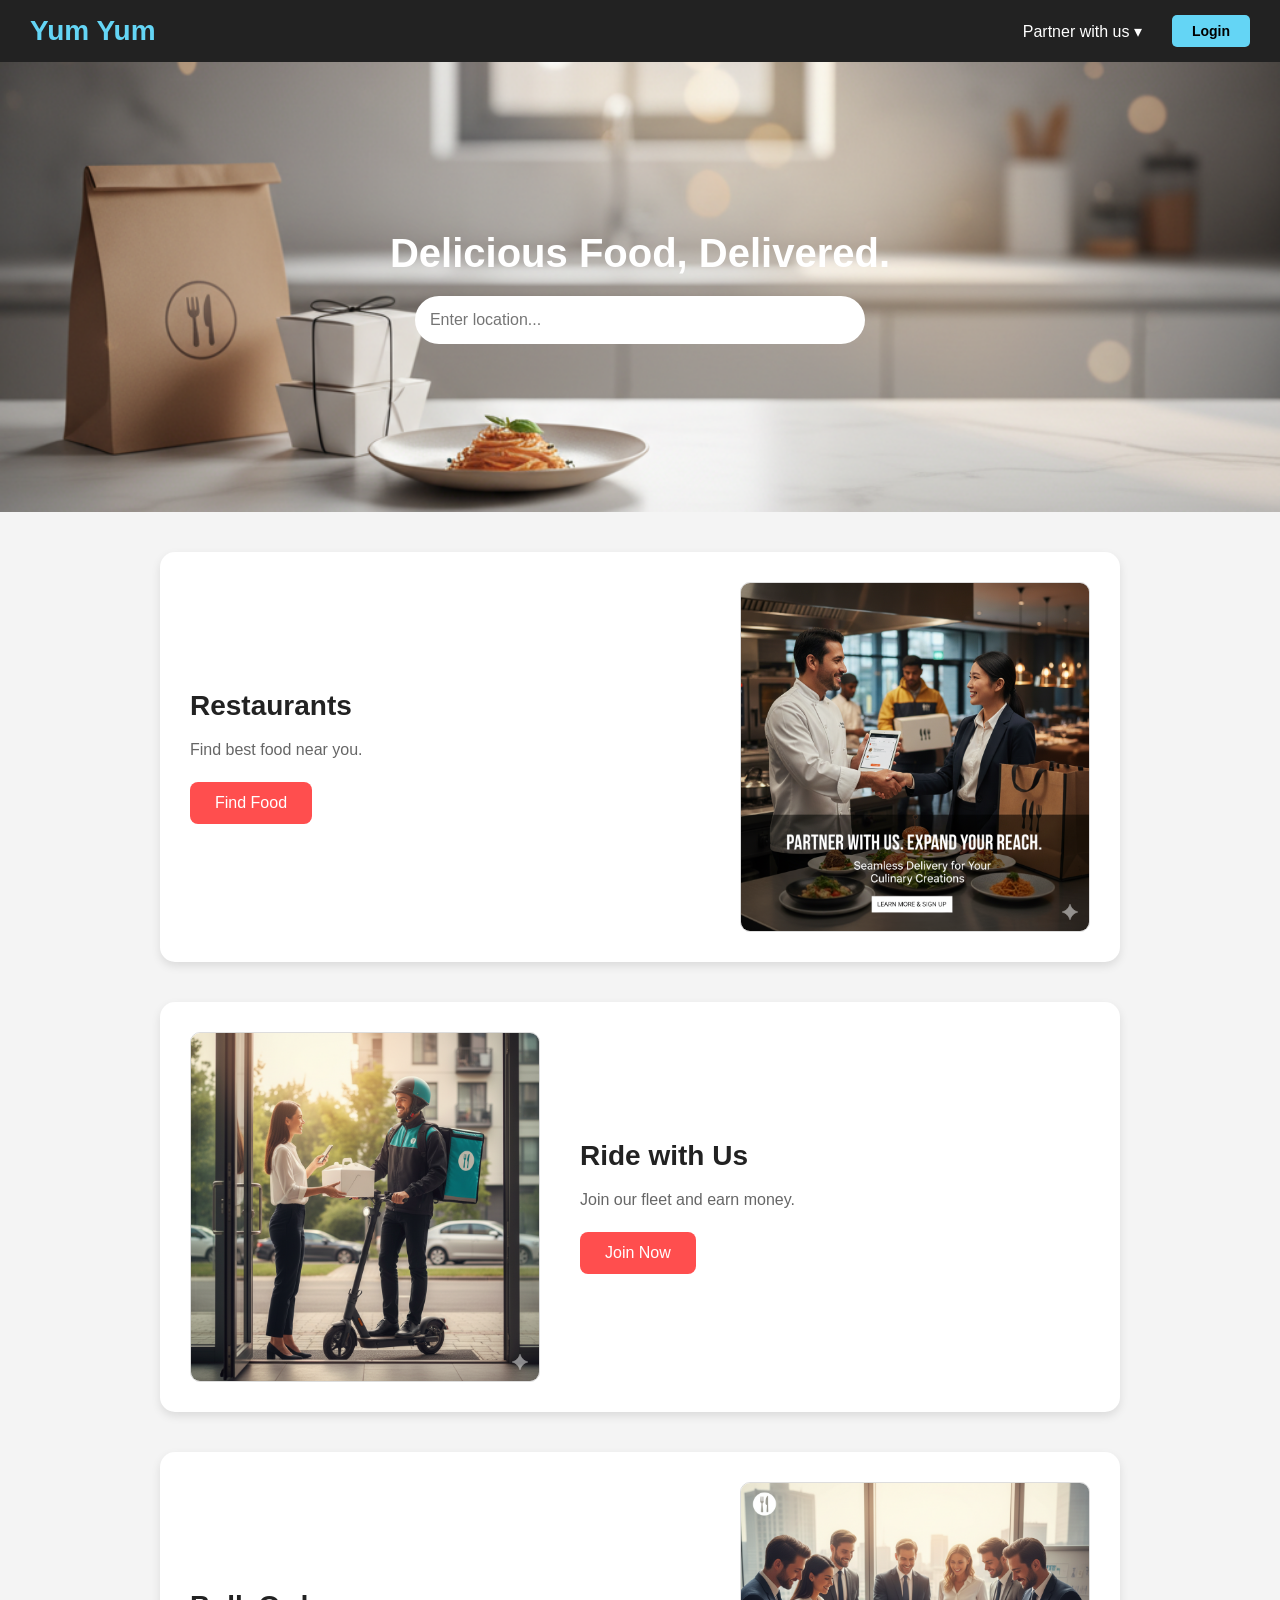
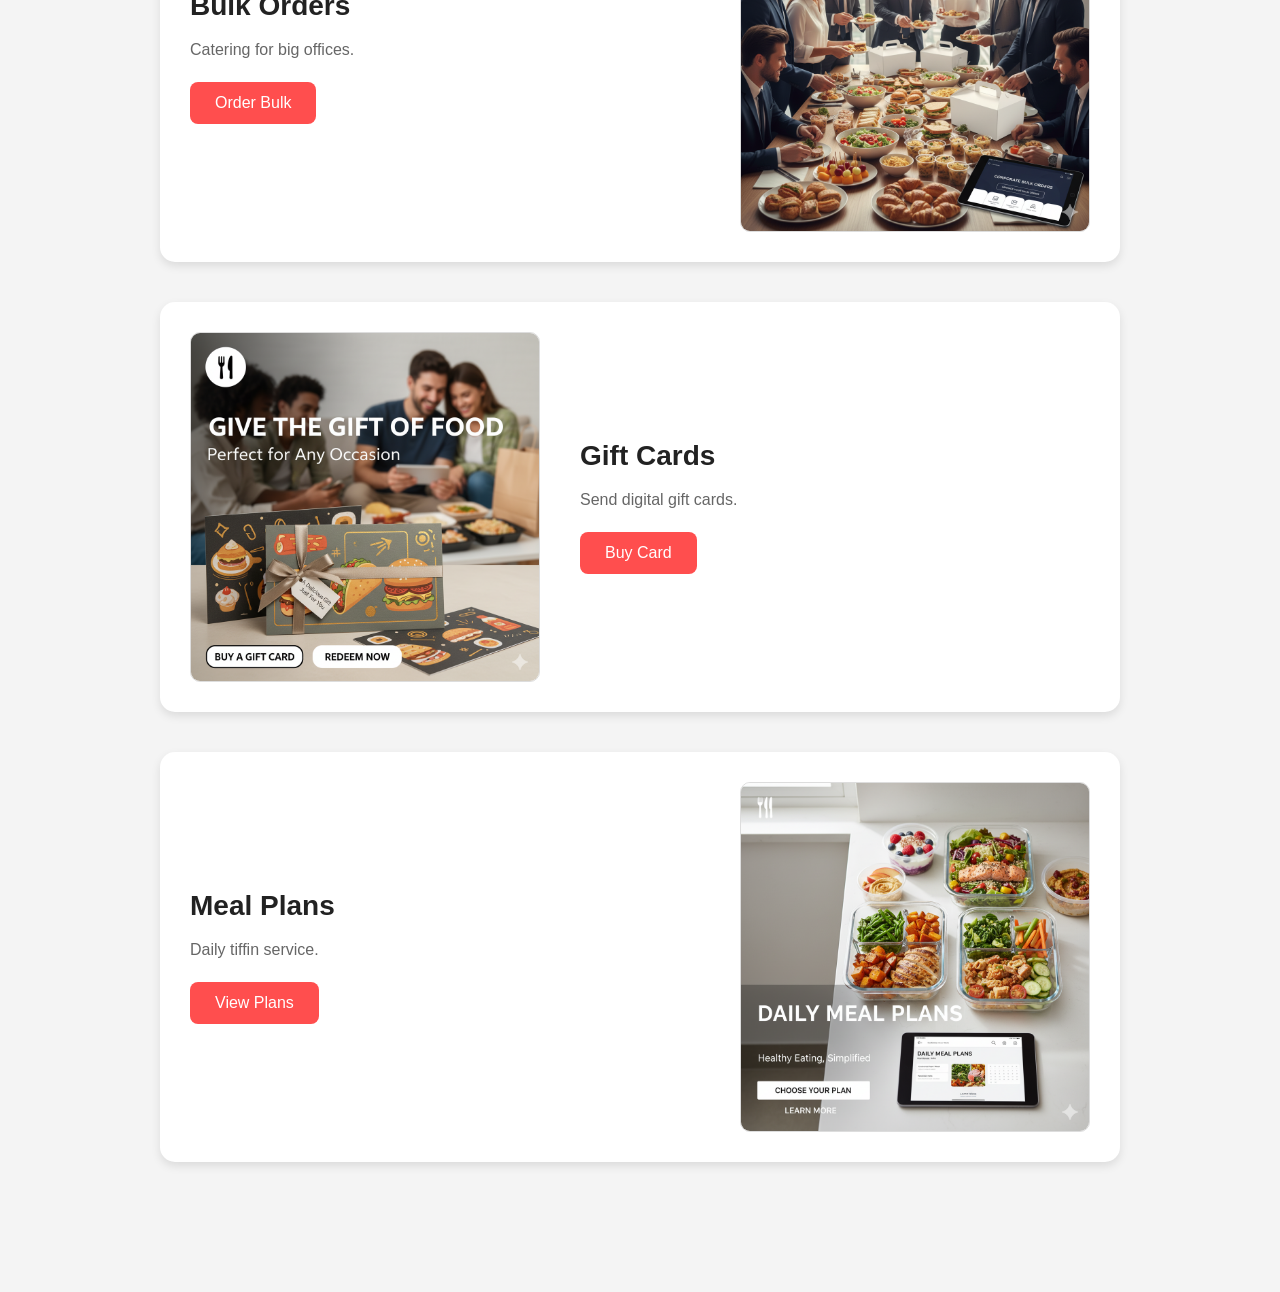
<file: index.html>
<!DOCTYPE html>
<html>

<head>
    <title>Yum Yum Delivery</title>
    <meta name="viewport" content="width=device-width, initial-scale=1.0">
    <link rel="stylesheet" type="text/css" href="styles.css">
    <script src="index.js" ></script> 
</head>

<body>

    <div id="navbar">
        <a href="#" class="logo-label">Yum Yum</a>

        <div style="display: flex; align-items: center;">
            <div class="dropdown">
                <span class="drop-btn">Partner with us &#9662;</span>
                <div class="dropdown-content">
                    <a href="#rider">Rider</a>
                    <a href="#restaurant">Restaurant</a>
                    <a href="#rider">Carrier</a>
                </div>
            </div>

            <a href="#login" class="login-btn-label" id="topLoginBtn">Login</a>
        </div>
    </div>

    <div class="content">

        <div id="home" class="page">
            <div class="hero">
                <div>
                    <h1>Delicious Food, Delivered.</h1>
                    <input type="text" placeholder="Enter location...">
                </div>
            </div>

            <div class="container">
                <div class="feature-box">
                    <div class="text">
                        <h2>Restaurants</h2>
                        <p>Find best food near you.</p>
                        <a href="#restaurant" class="action-label">Find Food</a>
                    </div>
                    <img src="img/resturant.png">
                </div>

                <div class="feature-box reverse">
                    <div class="text">
                        <h2>Ride with Us</h2>
                        <p>Join our fleet and earn money.</p>
                        <a href="#rider" class="action-label">Join Now</a>
                    </div>
                    <img src="img/ride-with-us-pic.png">
                </div>

                <div class="feature-box">
                    <div class="text">
                        <h2>Bulk Orders</h2>
                        <p>Catering for big offices.</p>
                        <a href="#bulk" class="action-label">Order Bulk</a>
                    </div>
                    <img src="img/bulk-order-pic.png">
                </div>

                <div class="feature-box reverse">
                    <div class="text">
                        <h2>Gift Cards</h2>
                        <p>Send digital gift cards.</p>
                        <a href="#giftcard" class="action-label">Buy Card</a>
                    </div>
                    <img src="img/gift-card.png">
                </div>

                <div class="feature-box">
                    <div class="text">
                        <h2>Meal Plans</h2>
                        <p>Daily tiffin service.</p>
                        <a href="#mealplan" class="action-label">View Plans</a>
                    </div>
                    <img src="img/meal-plan.png">
                </div>
            </div>
        </div>

        <div id="restaurant" class="page">
            <div class="container">
                <h1>Partner with Yum Yum</h1>
                <div class="feature-box">
                    <div class="text">
                        <h2>Restaurant Form</h2>
                        <div class="form-group">
                            <label>Name:</label>
                            <input type="text">
                        </div>
                        <div class="form-group">
                            <label>Owner:</label>
                            <input type="text">
                        </div>
                        <label class="action-label">Submit</label>
                        <br>
                        <a href="#" class="back-label">Back Home</a>
                    </div>
                    <img src="img/resturant.png">
                </div>
            </div>
        </div>

        <div id="rider" class="page">
            <div class="container">
                <h1>Become a Rider</h1>
                <div class="feature-box reverse">
                    <div class="text">
                        <h2>Rider Form</h2>
                        <div class="form-group">
                            <label>Name:</label>
                            <input type="text">
                        </div>
                        <div class="form-group">
                            <label>Vehicle:</label>
                            <select>
                                <option>Bike</option>
                                <option>Car</option>
                            </select>
                        </div>
                        <label class="action-label" >Apply</label>
                        <br>
                        <a href="#" class="back-label">Back Home</a>
                    </div>
                    <img src="img/ride-with-us-pic.png">
                </div>
            </div>
        </div>

        <div id="bulk" class="page">
            <div class="container">
                <h1>Bulk Orders</h1>
                <div class="feature-box">
                    <div class="text">
                        <h2>Quote Form</h2>
                        <div class="form-group">
                            <label>Company:</label>
                            <input type="text">
                        </div>
                        <div class="form-group">
                            <label>People:</label>
                            <input type="number">
                        </div>
                        <label class="action-label" >Get Quote</label>
                        <br>
                        <a href="#" class="back-label">Back Home</a>
                    </div>
                    <img src="img/bulk-order-pic.png">
                </div>
            </div>
        </div>

        <div id="giftcard" class="page">
            <div class="container">
                <h1>Gift Cards</h1>
                <div class="feature-box reverse">
                    <div class="text">
                        <h2>Buy Card</h2>
                        <div class="form-group">
                            <label>Amount:</label>
                            <select>
                                <option>$10</option>
                                <option>$50</option>
                            </select>
                        </div>
                        <div class="form-group">
                            <label>Email:</label>
                            <input type="text">
                        </div>
                        <label class="action-label" >Send</label>
                        <br>
                        <a href="#" class="back-label">Back Home</a>
                    </div>
                    <img src="img/gift-card.png">
                </div>
            </div>
        </div>

        <div id="mealplan" class="page">
            <div class="container">
                <h1>Meal Plans</h1>
                <div class="feature-box">
                    <div class="text">
                        <h2>Subscription</h2>
                        <div class="form-group">
                            <label>Plan:</label>
                            <select>
                                <option>Veg</option>
                                <option>Non-Veg</option>
                            </select>
                        </div>
                        <label class="action-label" >Subscribe</label>
                        <br>
                        <a href="#" class="back-label">Back Home</a>
                    </div>
                    <img src="img/meal-plan.png">
                </div>
            </div>
        </div>

        <div id="login" class="page">
            <div class="container" style="text-align: center;">
                <div
                    style="background-color: white; padding: 40px; border-radius: 10px; display: inline-block; max-width: 400px; width: 100%; border: 1px solid #ddd;">
                    <h1>Login</h1>
                    <div class="form-group" style="text-align: left;">
                        <label>User:</label>
                        <input type="text" id="userInput">
                    </div>
                    <div class="form-group" style="text-align: left;">
                        <label>Pass:</label>
                        <input type="password">
                    </div>
                    <button class="action-label" style="border:none; width:100%;" >Login</button>
                    <br><br>
                    <a href="#" class="back-label" style="width:100%; display:block; box-sizing:border-box;">Cancel</a>
                </div>
            </div>
        </div>

    </div>


</body>

</html>
</file>
<file: styles.css>
* {
    margin: 0;
    padding: 0;
    box-sizing: border-box;
    font-family: Arial, sans-serif;
}

body {
    background-color: #f4f4f4;
    padding-bottom: 50px;
}

#home {
    display: block;
}

.page {
    display: none;
}

.page:target {
    display: block;
    position: fixed;
    top: 0;
    left: 0;
    width: 100%;
    height: 100%;
    background-color: #f4f4f4;
    z-index: 2000;
    padding-top: 80px;
    overflow-y: auto;
    animation: fadeIn 0.5s;
}

@keyframes fadeIn {
    from {
        opacity: 0;
    }

    to {
        opacity: 1;
    }
}

#navbar {
    background-color: #222;
    padding: 15px 30px;
    color: white;
    display: flex;
    justify-content: space-between;
    align-items: center;
    position: sticky;
    top: 0;
    z-index: 3000;
}

.nav-label {
    cursor: pointer;
    color: white;
    margin-left: 15px;
    font-size: 16px;
    text-decoration: none;
}

.nav-label:hover {
    color: #64d5f5;
    text-decoration: underline;
}

.logo-label {
    font-size: 28px;
    font-weight: bold;
    color: #64d5f5;
    cursor: pointer;
    text-decoration: none;
}

.login-btn-label {
    background-color: #64d5f5;
    color: black;
    padding: 8px 20px;
    border-radius: 5px;
    font-weight: bold;
    cursor: pointer;
    font-size: 14px;
    margin-left: 20px;
    text-decoration: none;
}

.dropdown {
    position: relative;
    display: inline-block;
}

.drop-btn {
    color: white;
    cursor: pointer;
    padding: 10px;
}

.dropdown-content {
    display: none;
    position: absolute;
    background-color: #333;
    min-width: 160px;
    box-shadow: 0px 8px 16px rgba(0, 0, 0, 0.2);
    z-index: 1;
    right: 0;
}

.dropdown:hover .dropdown-content {
    display: block;
}

.dropdown-content a {
    color: white;
    padding: 12px 16px;
    text-decoration: none;
    display: block;
    cursor: pointer;
}

.dropdown-content a:hover {
    background-color: #555;
}

.hero {
    background-image: url("img/home-page.png");
    background-size: cover;
    background-position: center;
    height: 450px;
    display: flex;
    justify-content: center;
    align-items: center;
    text-align: center;
    color: white;
}

.hero h1 {
    font-size: 40px;
    margin-bottom: 20px;
}

.hero input {
    width: 90%;
    max-width: 500px;
    padding: 15px;
    border-radius: 30px;
    border: none;
    font-size: 16px;
}

.container {
    max-width: 1000px;
    margin: 0 auto;
    padding: 40px 20px;
}

.feature-box {
    background-color: white;
    margin-bottom: 40px;
    padding: 30px;
    border-radius: 15px;
    box-shadow: 0 4px 10px rgba(0, 0, 0, 0.1);
    display: flex;
    align-items: center;
    gap: 40px;
}

.reverse {
    flex-direction: row-reverse;
}

.feature-box img {
    width: 100%;
    max-width: 350px;
    border-radius: 10px;
    object-fit: cover;
    border: 1px solid #ddd;
}

.feature-box .text {
    flex: 1;
}

.feature-box h2 {
    font-size: 28px;
    margin-bottom: 15px;
    color: #222;
}

.feature-box p {
    font-size: 16px;
    line-height: 1.6;
    color: #666;
    margin-bottom: 20px;
}

.action-label {
    display: inline-block;
    background-color: #ff4e4e;
    color: white;
    padding: 12px 25px;
    border-radius: 8px;
    font-size: 16px;
    cursor: pointer;
    text-decoration: none;
}

.action-label:hover {
    background-color: #d63c3c;
}

.back-label {
    display: inline-block;
    background-color: #666;
    color: white;
    padding: 10px 20px;
    border-radius: 5px;
    cursor: pointer;
    margin-top: 20px;
    text-decoration: none;
}

.form-group {
    margin-bottom: 15px;
}

.form-group label {
    display: block;
    margin-bottom: 5px;
    font-weight: bold;
}

.form-group input,
.form-group select {
    width: 100%;
    padding: 10px;
    border: 1px solid #ccc;
    border-radius: 5px;
}

@media (max-width: 768px) {
    #navbar {
        flex-direction: column;
        gap: 15px;
    }

    .feature-box,
    .reverse {
        flex-direction: column-reverse;
        text-align: center;
    }

    .feature-box img {
        max-width: 100%;
    }
}
</file>
